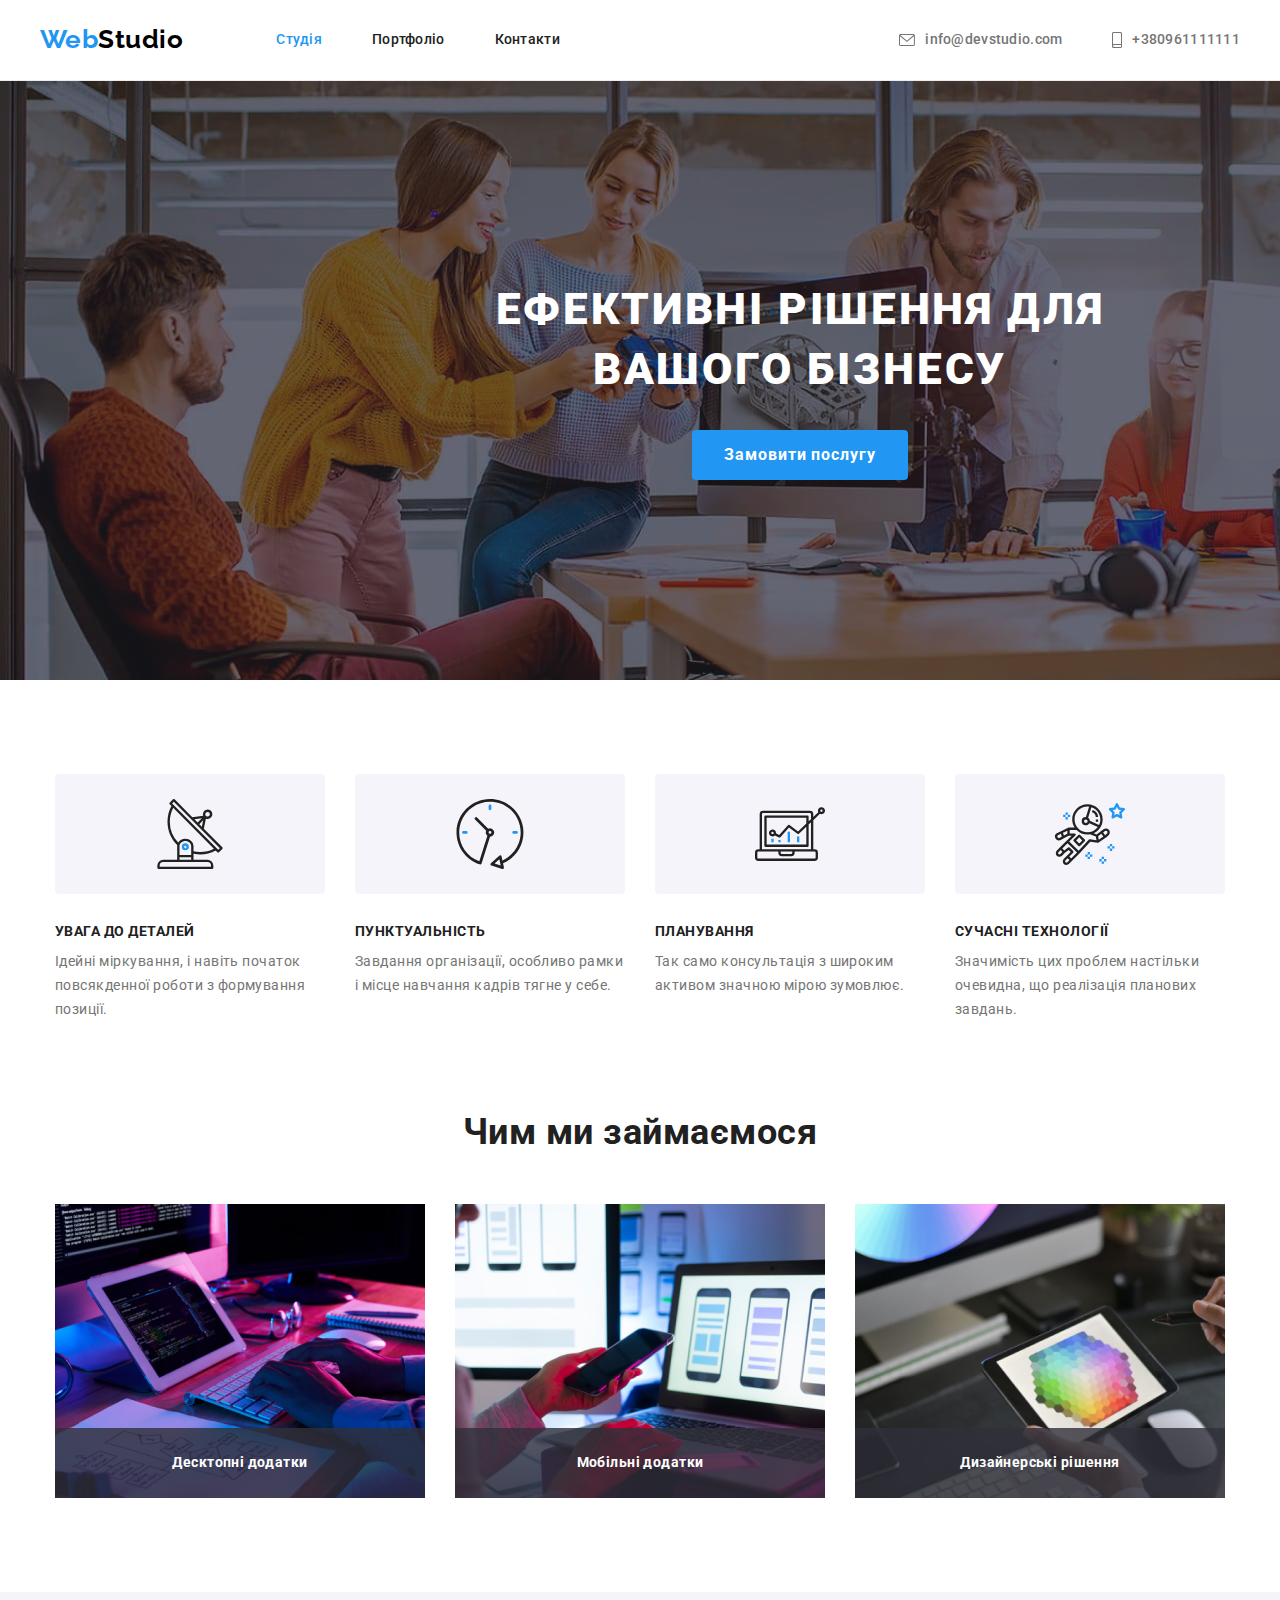
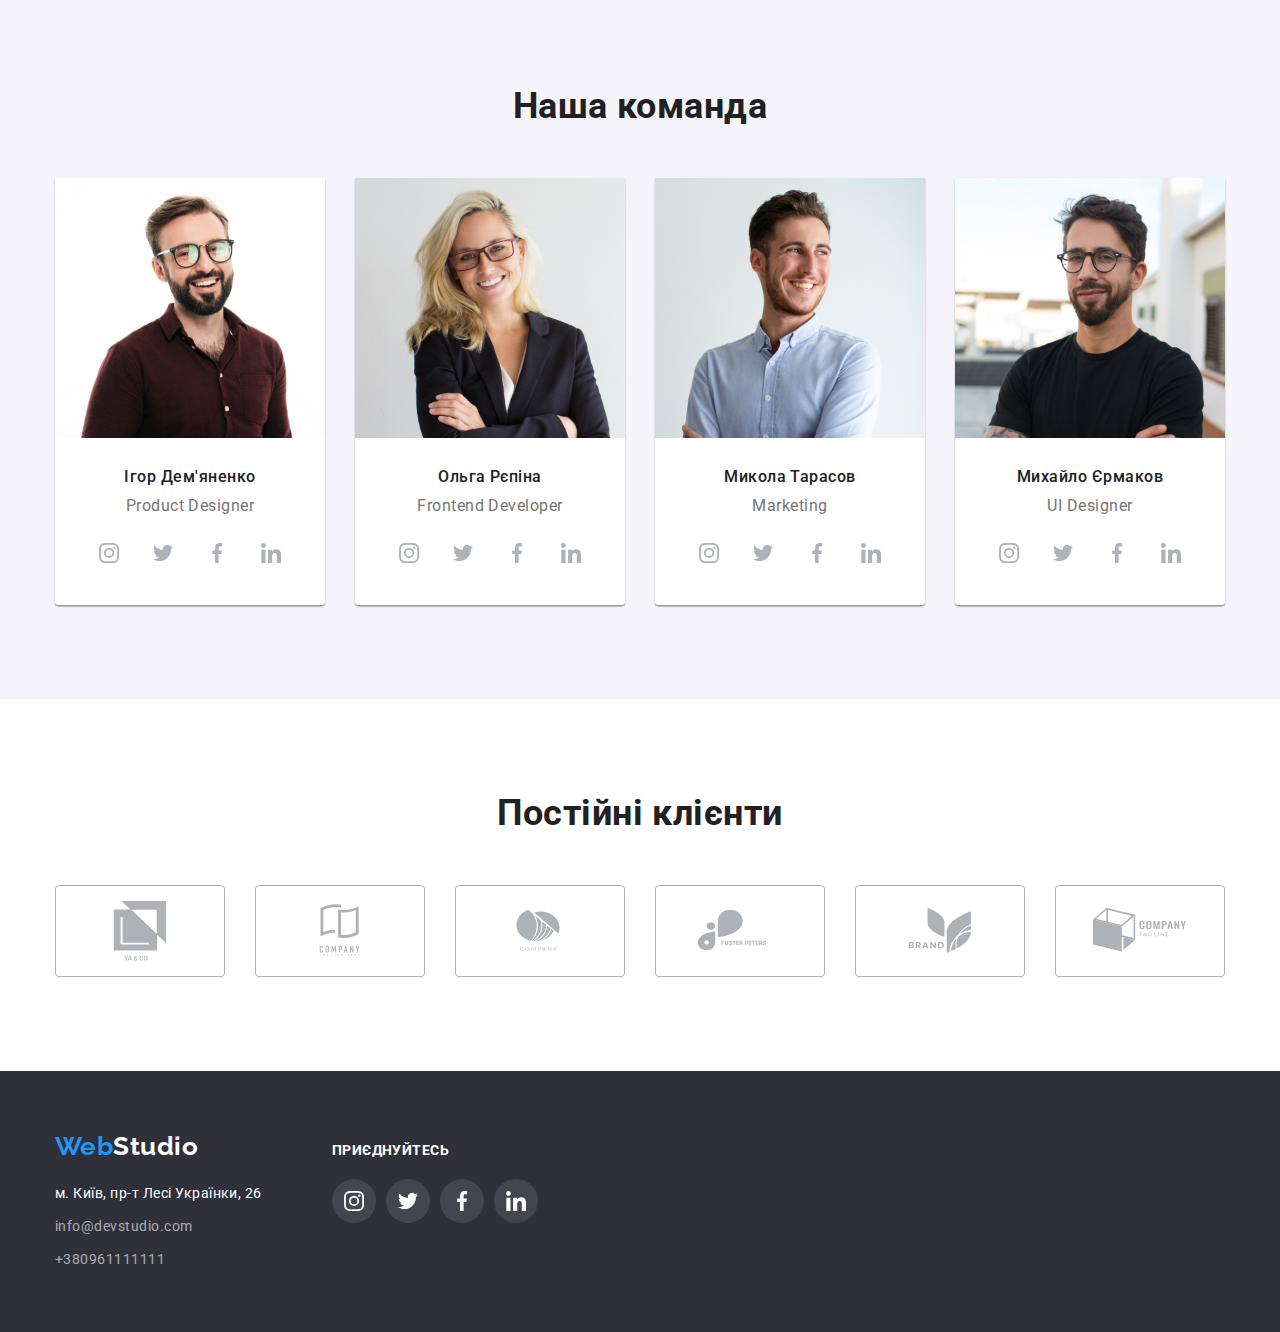
<file: index.html>
<!DOCTYPE html>
<html lang="uk">
  <head>
    <meta charset="UTF-8" />
    <meta http-equiv="X-UA-Compatible" content="IE=edge" />
    <meta name="viewport" content="width=device-width, initial-scale=1.0" />
    <title lang="en">Webstudio</title>
    <link rel="preconnect" href="https://fonts.googleapis.com" />
    <link rel="preconnect" href="https://fonts.gstatic.com" crossorigin />
    <link
      href="https://fonts.googleapis.com/css2?family=Raleway:wght@700&family=Roboto:wght@400;500;700;900&display=swap"
      rel="stylesheet"
    />
    <link
      rel="stylesheet"
      href="https://cdnjs.cloudflare.com/ajax/libs/modern-normalize/1.0.0/modern-normalize.min.css"
    />
    <link rel="stylesheet" href="./css/styles.css" />
  </head>

  <body>
    <!-- Шапка -->
    <header class="header">
      <div class="container container-header">
        <nav class="main-nav">
          <a lang="en" href="./index.html" class="logo">
            <span class="word">Web</span>Studio
          </a>

          <ul class="site-nav list">
            <li class="item">
              <a href="./index.html" class="link current item-currents"
                >Студія</a
              >
            </li>
            <li class="item">
              <a href="./portfolio.html" class="link item-currents"
                >Портфоліо</a
              >
            </li>
            <li class="item">
              <a href="" class="link item-currents">Контакти</a>
            </li>
          </ul>
        </nav>

        <ul class="contact list">
          <li class="item icon-mail">
            <a href="mailto:info@devstudio.com" class="links">
              <svg class="icon-envelope" width="16" height="12">
                <use href="./images/symbol-defs.svg#icon-envelope"></use>
              </svg>
              info@devstudio.com
            </a>
          </li>
          <li class="item icon-mail">
            <a href="tel:+380961111111" class="links">
              <svg class="icon-tell" width="10" height="16">
                <use href="./images/symbol-defs.svg#icon-smartphone"></use>
              </svg>
              +380961111111</a
            >
          </li>
        </ul>
      </div>
    </header>

    <main>
      <!-- Герой (Баннер) -->
      <section class="hero">
        <div class="container">
          <h1 class="hero-title">Ефективні рішення для вашого бізнесу</h1>
          <button data-modal-open class="hero-btn" type="button">
            Замовити послугу
          </button>
        </div>
      </section>

      <!-- Переваги -->
      <section class="advantages section">
        <div class="container">
          <h2 class="visually-hidden">Наші переваги</h2>
          <ul class="advantages-list list">
            <li class="item">
              <div class="box">
                <svg class="box-icon">
                  <use
                    href="./images/symbol-defs.svg#icon-antenna"
                    width="70"
                    height="70"
                  ></use>
                </svg>
                <h3 class="advantages-title">УВАГА ДО ДЕТАЛЕЙ</h3>
                <p class="advantages-text">
                  Ідейні міркування, і навіть початок повсякденної роботи з
                  формування позиції.
                </p>
              </div>
            </li>
            <li class="item">
              <div class="box">
                <svg class="box-icon">
                  <use
                    href="./images/symbol-defs.svg#icon-clock"
                    width="70"
                    height="70"
                  ></use>
                </svg>
                <h3 class="advantages-title">ПУНКТУАЛЬНІСТЬ</h3>
                <p class="advantages-text">
                  Завдання організації, особливо рамки і місце навчання кадрів
                  тягне у себе.
                </p>
              </div>
            </li>
            <li class="item">
              <div class="box">
                <svg class="box-icon">
                  <use
                    href="./images/symbol-defs.svg#icon-diagram"
                    width="70"
                    height="70"
                  ></use>
                </svg>
                <h3 class="advantages-title">ПЛАНУВАННЯ</h3>
                <p class="advantages-text">
                  Так само консультація з широким активом значною мірою
                  зумовлює.
                </p>
              </div>
            </li>
            <li class="item">
              <div class="box">
                <svg class="box-icon">
                  <use
                    href="./images/symbol-defs.svg#icon-astronaut"
                    width="70"
                    height="70"
                  ></use>
                </svg>
                <h3 class="advantages-title">СУЧАСНІ ТЕХНОЛОГІЇ</h3>
                <p class="advantages-text">
                  Значимість цих проблем настільки очевидна, що реалізація
                  планових завдань.
                </p>
              </div>
            </li>
          </ul>
        </div>
      </section>

      <!-- чим ми займаємось -->
      <section class="practice section">
        <div class="container container-practice">
          <h2 class="practice-title">Чим ми займаємося</h2>
          <ul class="practice-list list">
            <li class="practice-img">
              <img
                class="image"
                src="./images/img.png"
                alt="программіст, працюючий в своєму кабінеті"
                width="370"
                height="294"
              />
              <p class="practice-box">Десктопні додатки</p>
            </li>
            <li class="practice-img">
              <img
                class="image"
                src="./images/img1.png"
                alt="дизайнер розробляє додаток"
                width="370"
                height="294"
              />
              <p class="practice-box">Мобільні додатки</p>
            </li>
            <li class="practice-img">
              <img
                class="image"
                src="./images/img2.png"
                alt="веб-дизайн с працючим підбором кольорів на планшеті"
                width="370"
                height="294"
              />
              <p class="practice-box">Дизайнерські рішення</p>
            </li>
          </ul>
        </div>
      </section>

      <!-- спеціалісти нашої студіі -->
      <section class="team section">
        <div class="container container-team">
          <h2 class="team-title">Наша команда</h2>
          <ul class="team-list list">
            <li class="card">
              <div class="card-thumb">
                <img
                  class="team-img"
                  src="./images/IgorDemyanenko.jpg"
                  alt="Ігор Дем'яненко"
                  width="270"
                  height="260"
                />
              </div>

              <div class="card-content">
                <h3 class="team-name">Ігор Дем'яненко</h3>
                <p class="team-text">Product Designer</p>
              </div>

              <div class="box-social">
                <ul class="social list">
                  <li class="social-item">
                    <a class="social-link" href="">
                      <svg width="20" height="20">
                        <use
                          href="./images/symbol-defs.svg#icon-instagram"
                        ></use>
                      </svg>
                    </a>
                  </li>
                  <li class="social-item">
                    <a class="social-link" href="">
                      <svg width="20" height="20">
                        <use
                          href="./images/symbol-defs.svg#icon-twitter"
                          width="20"
                          height="20"
                        ></use>
                      </svg>
                    </a>
                  </li>
                  <li class="social-item">
                    <a class="social-link" href="">
                      <svg width="20" height="20">
                        <use
                          href="./images/symbol-defs.svg#icon-facebook"
                          width="20"
                          height="20"
                        ></use>
                      </svg>
                    </a>
                  </li>
                  <li class="social-item">
                    <a class="social-link" href="">
                      <svg width="20" height="20">
                        <use
                          href="./images/symbol-defs.svg#icon-linkedin"
                          width="20"
                          height="20"
                        ></use>
                      </svg>
                    </a>
                  </li>
                </ul>
              </div>
            </li>

            <li class="card">
              <div class="card-thumb">
                <img
                  class="team-img"
                  src="./images/OlgaRepina.jpg"
                  alt="Ольга Рєпіна"
                  width="270"
                  height="260"
                />
              </div>

              <div class="card-content">
                <h3 class="team-name">Ольга Рєпіна</h3>
                <p class="team-text">Frontend Developer</p>
              </div>

              <div class="box-social">
                <ul class="social list">
                  <li class="social-item">
                    <a class="social-link" href="">
                      <svg width="20" height="20">
                        <use
                          href="./images/symbol-defs.svg#icon-instagram"
                        ></use>
                      </svg>
                    </a>
                  </li>
                  <li class="social-item">
                    <a class="social-link" href="">
                      <svg width="20" height="20">
                        <use
                          href="./images/symbol-defs.svg#icon-twitter"
                          width="20"
                          height="20"
                        ></use>
                      </svg>
                    </a>
                  </li>
                  <li class="social-item">
                    <a class="social-link" href="">
                      <svg width="20" height="20">
                        <use
                          href="./images/symbol-defs.svg#icon-facebook"
                          width="20"
                          height="20"
                        ></use>
                      </svg>
                    </a>
                  </li>
                  <li class="social-item">
                    <a class="social-link" href="">
                      <svg width="20" height="20">
                        <use
                          href="./images/symbol-defs.svg#icon-linkedin"
                          width="20"
                          height="20"
                        ></use>
                      </svg>
                    </a>
                  </li>
                </ul>
              </div>
            </li>

            <li class="card">
              <div class="card-thumb">
                <img
                  class="team-img"
                  src="./images/MykolaTarasov.jpg"
                  alt="Микола Тарасов"
                  width="270"
                  height="260"
                />
              </div>

              <div class="card-content">
                <h3 class="team-name">Микола Тарасов</h3>
                <p class="team-text">Marketing</p>
              </div>

              <div class="box-social">
                <ul class="social list">
                  <li class="social-item">
                    <a class="social-link" href="">
                      <svg width="20" height="20">
                        <use
                          href="./images/symbol-defs.svg#icon-instagram"
                        ></use>
                      </svg>
                    </a>
                  </li>
                  <li class="social-item">
                    <a class="social-link" href="">
                      <svg width="20" height="20">
                        <use
                          href="./images/symbol-defs.svg#icon-twitter"
                          width="20"
                          height="20"
                        ></use>
                      </svg>
                    </a>
                  </li>
                  <li class="social-item">
                    <a class="social-link" href="">
                      <svg width="20" height="20">
                        <use
                          href="./images/symbol-defs.svg#icon-facebook"
                          width="20"
                          height="20"
                        ></use>
                      </svg>
                    </a>
                  </li>
                  <li class="social-item">
                    <a class="social-link" href="">
                      <svg width="20" height="20">
                        <use
                          href="./images/symbol-defs.svg#icon-linkedin"
                          width="20"
                          height="20"
                        ></use>
                      </svg>
                    </a>
                  </li>
                </ul>
              </div>
            </li>

            <li class="card">
              <div class="card-thumb">
                <img
                  class="team-img"
                  src="./images/MikhayloYermakov.jpg"
                  alt="Михайло Єрмаков"
                  width="270"
                  height="260"
                />
              </div>

              <div class="card-content">
                <h3 class="team-name">Михайло Єрмаков</h3>
                <p class="team-text">UI Designer</p>
              </div>

              <div class="box-social">
                <ul class="social list">
                  <li class="social-item">
                    <a class="social-link" href="">
                      <svg width="20" height="20">
                        <use
                          href="./images/symbol-defs.svg#icon-instagram"
                        ></use>
                      </svg>
                    </a>
                  </li>
                  <li class="social-item">
                    <a class="social-link" href="">
                      <svg width="20" height="20">
                        <use
                          href="./images/symbol-defs.svg#icon-twitter"
                          width="20"
                          height="20"
                        ></use>
                      </svg>
                    </a>
                  </li>
                  <li class="social-item">
                    <a class="social-link" href="">
                      <svg width="20" height="20">
                        <use
                          href="./images/symbol-defs.svg#icon-facebook"
                          width="20"
                          height="20"
                        ></use>
                      </svg>
                    </a>
                  </li>
                  <li class="social-item">
                    <a class="social-link" href="">
                      <svg width="20" height="20">
                        <use
                          href="./images/symbol-defs.svg#icon-linkedin"
                          width="20"
                          height="20"
                        ></use>
                      </svg>
                    </a>
                  </li>
                </ul>
              </div>
            </li>
          </ul>
        </div>
      </section>

      <!-- наші клієнти -->
      <section class="section">
        <div class="clients container">
          <h2 class="clients-title">Постійні клієнти</h2>
          <ul class="clients-list list">
            <li class="icon-client">
              <a href="" class="client-link">
                <svg width="106" height="60">
                  <use href="./images/symbol-defs.svg#client1"></use>
                </svg>
              </a>
            </li>
            <li class="icon-client">
              <a href="" class="client-link">
                <svg width="106" height="60">
                  <use href="./images/symbol-defs.svg#client2"></use>
                </svg>
              </a>
            </li>
            <li class="icon-client">
              <a href="" class="client-link">
                <svg width="106" height="60">
                  <use href="./images/symbol-defs.svg#client3"></use>
                </svg>
              </a>
            </li>
            <li class="icon-client">
              <a href="" class="client-link">
                <svg width="106" height="60">
                  <use href="./images/symbol-defs.svg#client4"></use>
                </svg>
              </a>
            </li>
            <li class="icon-client">
              <a href="" class="client-link">
                <svg width="106" height="60">
                  <use href="./images/symbol-defs.svg#client5"></use>
                </svg>
              </a>
            </li>
            <li class="icon-client">
              <a href="" class="client-link">
                <svg width="106" height="60">
                  <use href="./images/symbol-defs.svg#client6"></use>
                </svg>
              </a>
            </li>
          </ul>
        </div>
      </section>
    </main>

    <!-- підвал -->
    <footer class="footer">
      <div class="container container-footer">
        <div class="adress-box">
          <a lang="en" href="./index.html" class="logo second"
            ><span class="logo-word secondary">Web</span>Studio</a
          >
          <address class="address">
            <ul class="contacts-list list">
              <li class="contacts-link">
                <a
                  class="adress-link"
                  href="https://goo.gl/maps/zchuNDGv8sshK3Rr7"
                  >м. Київ, пр-т Лесі Українки, 26</a
                >
              </li>
              <li class="contacts-link">
                <a href="mailto:info@devstudio.com" class="contact-link"
                  >info@devstudio.com</a
                >
              </li>
              <li class="contacts-link">
                <a href="tel:+380961111111" class="contact-link"
                  >+380961111111</a
                >
              </li>
            </ul>
          </address>
        </div>

        <div class="box-social-footer">
          <p class="text-footer">приєднуйтесь</p>
          <ul class="social-footer list">
            <li class="social-item">
              <a class="social-link-footer" href="">
                <svg width="20" height="20">
                  <use href="./images/symbol-defs.svg#icon-instagram"></use>
                </svg>
              </a>
            </li>
            <li class="social-item">
              <a class="social-link-footer" href="">
                <svg width="20" height="20">
                  <use
                    href="./images/symbol-defs.svg#icon-twitter"
                    width="20"
                    height="20"
                  ></use>
                </svg>
              </a>
            </li>
            <li class="social-item">
              <a class="social-link-footer" href="">
                <svg width="20" height="20">
                  <use
                    href="./images/symbol-defs.svg#icon-facebook"
                    width="20"
                    height="20"
                  ></use>
                </svg>
              </a>
            </li>
            <li class="social-item">
              <a class="social-link-footer" href="">
                <svg width="20" height="20">
                  <use
                    href="./images/symbol-defs.svg#icon-linkedin"
                    width="20"
                    height="20"
                  ></use>
                </svg>
              </a>
            </li>
          </ul>
        </div>
      </div>
    </footer>

    <div class="backdrop is-hidden" data-modal>
      <div class="modal">
        <div class="btn-close">
          <button class="close" data-modal-close>
            <svg width="18" height="18">
              <use href="./images/symbol-defs.svg#icon-close"></use>
            </svg>
          </button>
        </div>
      </div>
    </div>
    <script src="./js/modal.js"></script>
  </body>
</html>
</file>
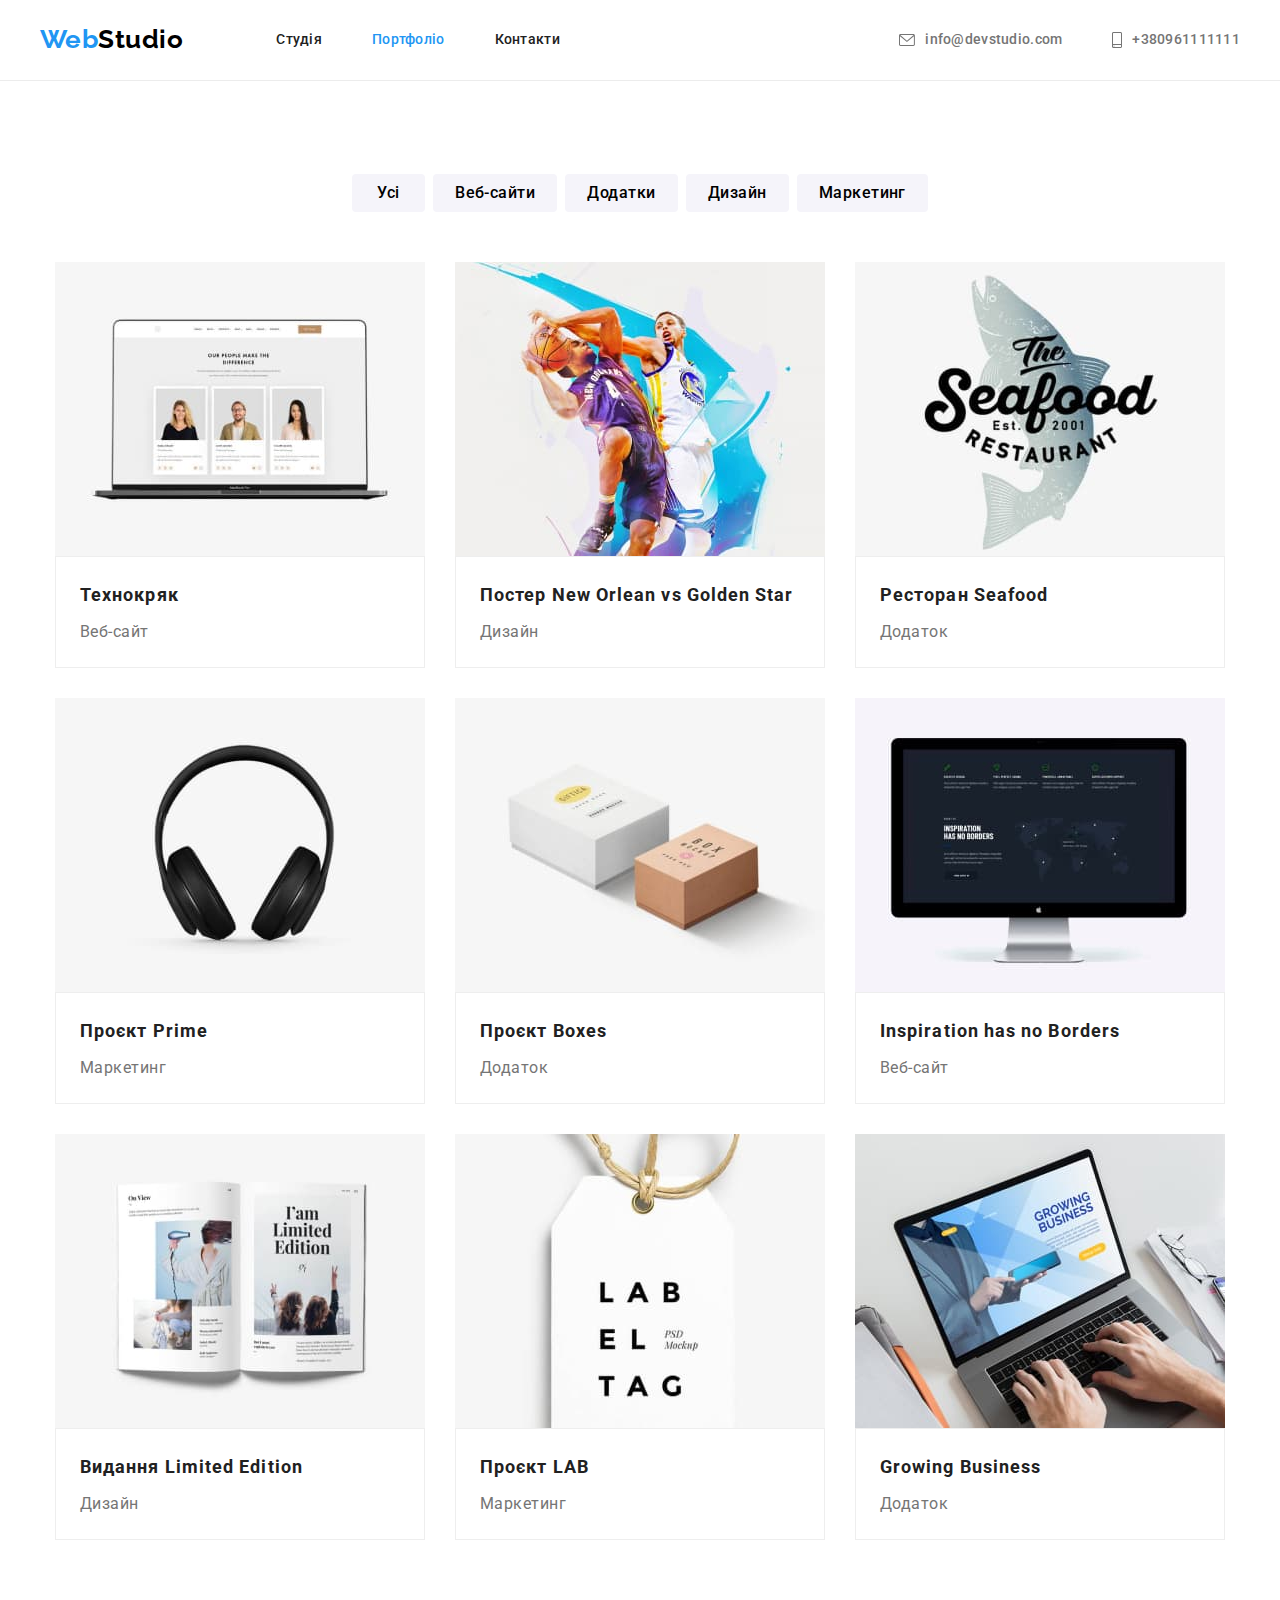
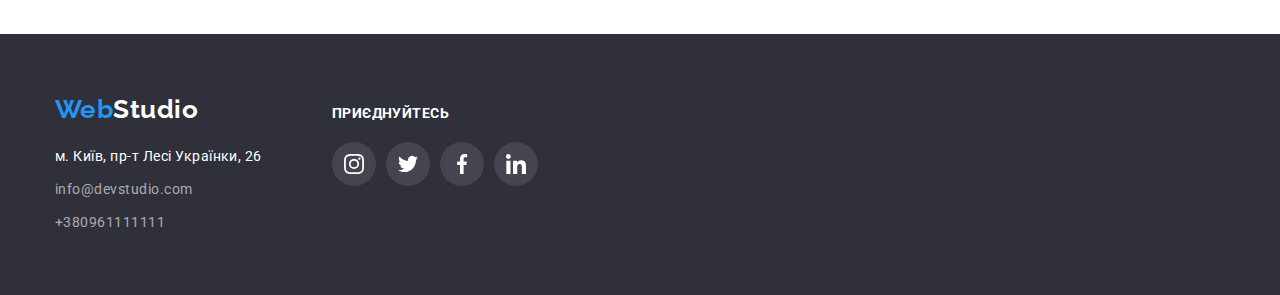
<file: portfolio.html>
<!DOCTYPE html>
<html lang="uk">
  <head>
    <meta charset="UTF-8" />
    <meta http-equiv="X-UA-Compatible" content="IE=edge" />
    <meta name="viewport" content="width=device-width, initial-scale=1.0" />
    <title lang="en">Portfolio</title>
    <link rel="preconnect" href="https://fonts.googleapis.com" />
    <link rel="preconnect" href="https://fonts.gstatic.com" crossorigin />
    <link
      href="https://fonts.googleapis.com/css2?family=Raleway:wght@700&family=Roboto:wght@400;500;700;900&display=swap"
      rel="stylesheet"
    />
    <link
      rel="stylesheet"
      href="https://cdnjs.cloudflare.com/ajax/libs/modern-normalize/1.1.0/modern-normalize.min.css"
    />
    <link rel="stylesheet" href="./css/styles.css" />
  </head>

  <body>
    <!-- Шапка -->
    <header class="header">
      <div class="container container-header">
        <nav class="main-nav">
          <a lang="en" href="./index.html" class="logo">
            <span class="word">Web</span>Studio
          </a>

          <ul class="site-nav list">
            <li class="item">
              <a href="./index.html" class="link item-currents">Студія</a>
            </li>
            <li class="item">
              <a href="./portfolio.html" class="link current item-currents"
                >Портфоліо</a
              >
            </li>
            <li class="item">
              <a href="" class="link item-currents">Контакти</a>
            </li>
          </ul>
        </nav>

        <ul class="contact list">
          <li class="item icon-mail">
            <a href="mailto:info@devstudio.com" class="links">
              <svg class="icon-envelope" width="16" height="12">
                <use href="./images/symbol-defs.svg#icon-envelope"></use>
              </svg>
              info@devstudio.com
            </a>
          </li>
          <li class="item icon-mail">
            <a href="tel:+380961111111" class="links">
              <svg class="icon-tell" width="10" height="16">
                <use href="./images/symbol-defs.svg#icon-smartphone"></use>
              </svg>
              +380961111111</a
            >
          </li>
        </ul>
      </div>
    </header>

    <main class="main section">
      <h2 class="visually-hidden">Фільтр контенту</h2>
      <div class="container">
        <!-- Фільтр контенту -->

        <ul class="btn list">
          <li class="btn-btn">
            <button class="button" type="button">Усі</button>
          </li>
          <li class="btn-btn">
            <button class="button" type="button">Веб-сайти</button>
          </li>
          <li class="btn-btn">
            <button class="button" type="button">Додатки</button>
          </li>
          <li class="btn-btn">
            <button class="button" type="button">Дизайн</button>
          </li>
          <li class="btn-btn">
            <button class="button" type="button">Маркетинг</button>
          </li>
        </ul>

        <!-- Контент -->

        <h2 class="visually-hidden">Контент</h2>
        <ul class="content-list list">
          <li class="card-filter">
            <a href="" class="link-card">
              <div class="card-thumbs">
                <img
                  src="./images/portfolio/website_page.jpg"
                  alt="сторінка вебсайту на ноутбуці"
                  width="370"
                  height="294"
                />
                <p class="card-overlay">
                  Ресурс пропонує комплексні пропозиції з різним рівнем
                  функціоналу та сервісів. Все це дозволить відвідувачу отримати
                  вичерпні відомості про компанію чи приватну особу.
                </p>
              </div>

              <div class="wraper">
                <h3 class="content-title">Технокряк</h3>
                <p class="content-text">Веб-сайт</p>
              </div>
            </a>
          </li>

          <li class="card-filter">
            <a href="" class="link-card">
              <div class="card-thumbs">
                <img
                  src="./images/portfolio/new_orlean_vs_goldenstar_poster.jpg"
                  alt="постер баскетболу"
                  width="370"
                  height="294"
                />
                <p class="card-overlay">
                  Ресурс пропонує комплексні пропозиції з різним рівнем
                  функціоналу та сервісів. Все це дозволить відвідувачу отримати
                  вичерпні відомості про компанію чи приватну особу.
                </p>
              </div>

              <div class="wraper">
                <h3 class="content-title">Постер New Orlean vs Golden Star</h3>
                <p class="content-text">Дизайн</p>
              </div>
            </a>
          </li>

          <li class="card-filter">
            <a href="" class="link-card">
              <div class="card-thumbs">
                <img
                  src="./images/portfolio/seafood_restaurant.jpg"
                  alt="постер ресторану морська їжа"
                  width="370"
                  height="294"
                />
                <p class="card-overlay">
                  Ресурс пропонує комплексні пропозиції з різним рівнем
                  функціоналу та сервісів. Все це дозволить відвідувачу отримати
                  вичерпні відомості про компанію чи приватну особу.
                </p>
              </div>

              <div class="wraper">
                <h3 class="content-title">Ресторан Seafood</h3>
                <p class="content-text">Додаток</p>
              </div>
            </a>
          </li>

          <li class="card-filter">
            <a href="" class="link-card"
              ><div class="card-thumbs">
                <img
                  src="./images/portfolio/project_prime.jpg"
                  alt="маркетинговий хід навушники"
                  width="370"
                  height="294"
                />
                <p class="card-overlay">
                  Ресурс пропонує комплексні пропозиції з різним рівнем
                  функціоналу та сервісів. Все це дозволить відвідувачу отримати
                  вичерпні відомості про компанію чи приватну особу.
                </p>
              </div>

              <div class="wraper">
                <h3 class="content-title">Проєкт Prime</h3>
                <p class="content-text">Маркетинг</p>
              </div></a
            >
          </li>

          <li class="card-filter">
            <a href="" class="link-card">
              <div class="card-thumbs">
                <img
                  src="./images/portfolio/project_boxes.jpg"
                  alt="дві коробки на білому фоні"
                  width="370"
                  height="294"
                />
                <p class="card-overlay">
                  Ресурс пропонує комплексні пропозиції з різним рівнем
                  функціоналу та сервісів. Все це дозволить відвідувачу отримати
                  вичерпні відомості про компанію чи приватну особу.
                </p>
              </div>

              <div class="wraper">
                <h3 class="content-title">Проєкт Boxes</h3>
                <p class="content-text">Додаток</p>
              </div></a
            >
          </li>

          <li class="card-filter">
            <a href="" class="link-card"
              ><div class="card-thumbs">
                <img
                  src="./images/portfolio/inspiration_has_no_borders.jpg"
                  alt=" головна сторінка вебсайту Inspiration has no Borders"
                  width="370"
                  height="294"
                />
                <p class="card-overlay">
                  Ресурс пропонує комплексні пропозиції з різним рівнем
                  функціоналу та сервісів. Все це дозволить відвідувачу отримати
                  вичерпні відомості про компанію чи приватну особу.
                </p>
              </div>

              <div class="wraper">
                <h3 class="content-title">Inspiration has no Borders</h3>
                <p class="content-text">Веб-сайт</p>
              </div></a
            >
          </li>

          <li class="card-filter">
            <a href="" class="link-card"
              ><div class="card-thumbs">
                <img
                  src="./images/portfolio/limited_edition_book.jpg"
                  alt="відкрита книга лімітованного видання"
                  width="370"
                  height="294"
                />
                <p class="card-overlay">
                  Ресурс пропонує комплексні пропозиції з різним рівнем
                  функціоналу та сервісів. Все це дозволить відвідувачу отримати
                  вичерпні відомості про компанію чи приватну особу.
                </p>
              </div>

              <div class="wraper">
                <h3 class="content-title">Видання Limited Edition</h3>
                <p class="content-text">Дизайн</p>
              </div></a
            >
          </li>

          <li class="card-filter">
            <a href="" class="link-card"
              ><div class="card-thumbs">
                <img
                  src="./images/portfolio/project_lab.jpg"
                  alt="этикетка проєкту LAB"
                  width="370"
                  height="294"
                />
                <p class="card-overlay">
                  Ресурс пропонує комплексні пропозиції з різним рівнем
                  функціоналу та сервісів. Все це дозволить відвідувачу отримати
                  вичерпні відомості про компанію чи приватну особу.
                </p>
              </div>

              <div class="wraper">
                <h3 class="content-title">Проєкт LAB</h3>
                <p class="content-text">Маркетинг</p>
              </div></a
            >
          </li>

          <li class="card-filter">
            <a href="" class="link-card"
              ><div class="card-thumbs">
                <img
                  src="./images/portfolio/growing_business.jpg"
                  alt="людина працює за ноутбуком"
                  width="370"
                  height="294"
                />
                <p class="card-overlay">
                  Ресурс пропонує комплексні пропозиції з різним рівнем
                  функціоналу та сервісів. Все це дозволить відвідувачу отримати
                  вичерпні відомості про компанію чи приватну особу.
                </p>
              </div>

              <div class="wraper">
                <h3 class="content-title">Growing Business</h3>
                <p class="content-text">Додаток</p>
              </div></a
            >
          </li>
        </ul>
      </div>
    </main>

    <!-- підвал -->
    <footer class="footer">
      <div class="container container-footer">
        <div class="adress-box">
          <a lang="en" href="./index.html" class="logo second"
            ><span class="logo-word secondary">Web</span>Studio</a
          >
          <address class="address">
            <ul class="contacts-list list">
              <li class="contacts-link">
                <a
                  class="adress-link"
                  href="https://goo.gl/maps/zchuNDGv8sshK3Rr7"
                  >м. Київ, пр-т Лесі Українки, 26</a
                >
              </li>
              <li class="contacts-link">
                <a href="mailto:info@devstudio.com" class="contact-link"
                  >info@devstudio.com</a
                >
              </li>
              <li class="contacts-link">
                <a href="tel:+380961111111" class="contact-link"
                  >+380961111111</a
                >
              </li>
            </ul>
          </address>
        </div>

        <div class="box-social-footer">
          <p class="text-footer">приєднуйтесь</p>
          <ul class="social-footer list">
            <li class="social-item">
              <a class="social-link-footer" href="">
                <svg width="20" height="20">
                  <use href="./images/symbol-defs.svg#icon-instagram"></use>
                </svg>
              </a>
            </li>
            <li class="social-item">
              <a class="social-link-footer" href="">
                <svg width="20" height="20">
                  <use
                    href="./images/symbol-defs.svg#icon-twitter"
                    width="20"
                    height="20"
                  ></use>
                </svg>
              </a>
            </li>
            <li class="social-item">
              <a class="social-link-footer" href="">
                <svg width="20" height="20">
                  <use
                    href="./images/symbol-defs.svg#icon-facebook"
                    width="20"
                    height="20"
                  ></use>
                </svg>
              </a>
            </li>
            <li class="social-item">
              <a class="social-link-footer" href="">
                <svg width="20" height="20">
                  <use
                    href="./images/symbol-defs.svg#icon-linkedin"
                    width="20"
                    height="20"
                  ></use>
                </svg>
              </a>
            </li>
          </ul>
        </div>
      </div>
    </footer>
    <script src="./js/modal.js"></script>
  </body>
</html>
</file>
<file: css/styles.css>
:root {
  --background-main-color: #ffffff;
  --background-secondary-color: #f5f4fa;
  --footer-backgound: #2f303a;
  --primary-text-color: #212121;
  --secondary-text-color: #757575;
  --text-color: #000000;
  --white-color: #ffffff;
  --accent-color: #2196f3;
  --header-line: #ececec;
  --border-color: #eeeeee;
  --hero-btn-hover: #188ce8;
  --svg-color: #afb1b8;

  --time-duration: 250ms;
  --cubic-bezier: cubic-bezier(0.4, 0, 0.2, 1);

  --team-list-gap: 30px;
  --card-shadow: 0px 1px 3px rgba(0, 0, 0, 0.12),
    0px 1px 1px rgba(0, 0, 0, 0.14), 0px 2px 1px rgba(0, 0, 0, 0.2);
}

body {
  background-color: var(--background-main-color);
  color: var(--primary-text-color);
  padding-top: 80px;

  font-family: "Roboto", sans-serif;
  letter-spacing: 0.03em;
}

img {
  display: block;
  max-width: 100%;
  height: auto;
}

.list {
  padding: 0;
  margin: 0;
  list-style: none;
}

.container {
  margin-left: auto;
  margin-right: auto;
  width: 1200px;
  padding-left: 15px;
  padding-right: 15px;
}

.header {
  position: fixed;
  top: 0;
  width: 100%;
  z-index: 1;

  background-color: var(--background-main-color);
}

/* logo */

.logo {
  margin-right: 93px;
}

.logo,
.word {
  padding-top: 24px;

  color: var(--text-color);

  font-family: "Raleway";
  font-style: normal;
  font-weight: 700;
  font-size: 26px;
  line-height: 1.2;
  text-decoration-line: none;
}

.word {
  color: var(--accent-color);
}

/* site nav */

.header {
  border-bottom: 1px solid var(--header-line);
}

.container-header {
  padding: 0;
  display: flex;
  align-items: center;
}

.main-nav {
  display: flex;
}

.site-nav .item + .item {
  margin-left: 50px;
}

.site-nav {
  display: flex;
  align-items: center;
}

.link {
  padding-top: 32px;
  padding-bottom: 32px;
}

.site-nav .link {
  display: block;

  color: var(--primary-text-color);

  font-weight: 500;
  font-size: 14px;
  line-height: 1.14;
  letter-spacing: 0.02em;
  text-decoration: none;

  transition: color var(--time-duration) var(--cubic-bezier);
}

.site-nav .link:hover,
.site-nav .link:focus {
  color: var(--accent-color);
}

.site-nav .link.current {
  color: var(--accent-color);
}

.item {
  position: relative;
}

.item-currents::after {
  content: "";

  position: absolute;
  left: 0;
  bottom: 0;

  width: 100%;
  height: 4px;
  border-radius: 2px;

  background-color: var(--accent-color);

  transform: scaleX(0);
  transition: transform var(--time-duration) var(--cubic-bezier);
}

.item-currents:hover::after,
.item-currents:focus::after {
  transform: scaleX(1);
}

.contact {
  display: flex;
  margin-left: auto;
}

.contact .item + .item {
  margin-left: 50px;
}

.contact .links {
  display: inline-flex;
  color: var(--secondary-text-color);

  font-weight: 500;
  font-size: 14px;
  line-height: 1.14;
  letter-spacing: 0.02em;
  text-decoration: none;
  align-items: center;

  transition: fill var(--time-duration) var(--cubic-bezier), color var(--time-duration) var(--cubic-bezier);
}

.icon-mail {
  display: flex;
  align-items: center;
  fill: var(--secondary-text-color);
}

.icon-envelope,
.icon-tell {
  margin-right: 10px;
  cursor: pointer;
}

.contact .links:hover,
.contact .links:focus,
.contact-link:hover,
.contact-link:focus,
.icon-mail:hover,
.icon-mail:focus,
.icon-tell:hover,
.icon-tell:focus {
  color: var(--accent-color);
  fill: var(--accent-color);
}

/* hero section */

.hero {
  padding-top: 200px;
  padding-bottom: 200px;

  height: 600px;
  min-width: 1600px;

  background-image: linear-gradient(
      rgba(47, 48, 58, 0.4),
      rgba(47, 48, 58, 0.4)
    ),
    url("../images/background.jpg");
  background-color: var(--footer-backgound);
  background-size: contain;
  background-repeat: no-repeat;
  background-position: center;

  text-align: center;
}

.hero-title {
  margin-top: 0;
  margin-bottom: 30px;
  margin-left: auto;
  margin-right: auto;
  width: 696px;
  height: 120px;

  font-weight: 900;
  font-size: 44px;
  line-height: 1.36;
  text-align: center;
  letter-spacing: 0.06em;
  text-transform: uppercase;

  color: var(--white-color);
}

.hero-btn {
  display: inline-block;
  min-width: 216px;
  height: 50px;

  border-radius: 4px;
  border: 0;
  cursor: pointer;

  color: var(--white-color);
  background-color: var(--accent-color);

  font-weight: 700;
  font-size: 16px;
  line-height: 1.87;
  text-align: center;
  letter-spacing: 0.06em;

  transition: background-color var(--time-duration) var(--cubic-bezier),
    box-shadow var(--time-duration) var(--cubic-bezier);
}

.hero-btn:hover,
.hero-btn:focus {
  background-color: var(--hero-btn-hover);
  box-shadow: 0px 4px 4px rgba(0, 0, 0, 0.15);
}

/* section advantages */

.section {
  padding-top: 94px;
  padding-bottom: 94px;
}

.visually-hidden {
  position: absolute;
  clip: rect(0 0 0 0);
  width: 1px;
  height: 1px;
  margin: -1px;
}

.advantages-list {
  display: flex;
  justify-content: space-between;
}

.advantages {
  padding-bottom: 0;
}

.advantages-list .item + .item {
  margin-left: 30px;
}

.advantages-title {
  margin-top: 0;
  margin-bottom: 10px;
  font-weight: 700;
  font-size: 14px;
  line-height: 1.14;
  text-transform: uppercase;
}

.advantages-text {
  margin-top: 0;
  margin-bottom: 0;
  font-weight: 400;
  font-size: 14px;
  line-height: 1.71;

  color: var(--secondary-text-color);
}

.box {
  display: inline-block;
  width: 270px;
  height: 120px;
  margin-bottom: 30px;

  background-color: var(--background-secondary-color);
  border-radius: 4px;
}

.box-icon {
  display: block;
  width: 270px;
  height: 120px;
  padding: 25px 100px;
  text-align: center;
  margin-bottom: 30px;
}

/* section practice */

.practice-title,
.team-title,
.clients-title {
  margin-top: 0;
  margin-bottom: 50px;
  font-weight: 700;
  font-size: 36px;
  line-height: 1.16;
  text-align: center;
}

.practice-list {
  display: flex;
  justify-content: space-between;
}

.image {
  display: block;
}

.practice-img {
  position: relative;
}

.practice-box {
  display: flex;
  position: absolute;
  width: 100%;
  height: 70px;
  padding: 0;
  margin: 0;
  bottom: 0;

  justify-content: center;
  align-items: center;

  font-weight: 700;
  font-size: 14px;
  line-height: 1.14;
  text-align: center;
  letter-spacing: 0.03em;

  background-color: rgba(47, 48, 58, 0.8);
  color: var(--white-color);
}

/* team section */

.team {
  background-color: var(--background-secondary-color);
}

.team-list {
  display: flex;
}

/* CARD SET */
.card-thumb {
  background-color: var(--background-main-color);
}

.team-list {
  padding: 0;
  margin: 0;
  list-style: none;

  display: flex;
  flex-wrap: wrap;
  margin-left: calc(-1 * var(--team-list-gap));
  margin-top: calc(-1 * var(--team-list-gap));
}

.team-list > .card {
  flex-basis: calc(100% / 4 - var(--team-list-gap));
  margin-left: var(--team-list-gap);
  margin-top: var(--team-list-gap);
}

/* CARD */
.card {
  box-shadow: var(--card-shadow);
  border-radius: 0 0 4px 4px;
  overflow: hidden;
}

.card-content,
.box-social {
  background-color: var(--background-main-color);
}

.team-name {
  margin: 0;
  padding-top: 30px;
  padding-bottom: 10px;

  color: var(--primary-text-color);

  font-weight: 500;
  font-size: 16px;
  line-height: 1.18;
  text-align: center;
}

.team-text {
  margin-top: 0;
  margin-bottom: 0;

  color: var(--secondary-text-color);

  padding-bottom: 16px;
  font-weight: 400;
  font-size: 16px;
  line-height: 1.18;
  text-align: center;
}

.social {
  display: flex;
  padding-bottom: 30px;
  margin: 0;
  justify-content: center;
  align-items: center;
}

.social-link {
  display: flex;
  width: 44px;
  height: 44px;
  border-radius: 50px;

  justify-content: center;
  align-items: center;

  background-color: var(--background-main-color);
  fill: var(--svg-color);

  transition: fill var(--time-duration) var(--cubic-bezier),
    background-color var(--time-duration) var(--cubic-bezier);
}

.social-link:hover,
.social-link:focus {
  background-color: var(--accent-color);
  fill: var(--white-color);
}

.social-item + .social-item {
  margin-left: 10px;
}

/* clients section*/

.clients-list {
  display: flex;
}

.client-link {
  display: flex;
  width: 170px;
  height: 92px;
  border: 1px solid var(--svg-color);
  border-radius: 4px;
  fill: var(--svg-color);

  justify-content: center;
  align-items: center;

  transition: fill var(--time-duration) var(--cubic-bezier),
    border-color var(--time-duration) var(--cubic-bezier);
}

.icon-client + .icon-client {
  margin-left: 30px;
}

.client-link:hover,
.client-link:focus,
.icon-client:hover,
.icon-client:focus {
  fill: var(--accent-color);
  border-color: var(--accent-color);
}

/* footer section */

.footer {
  background-color: var(--footer-backgound);
}

.adress-box {
  display: block;
}

.container-footer {
  display: flex;
  padding-top: 60px;
  padding-bottom: 60px;
}

.second {
  padding-top: 0;
  margin-right: 0;
  color: var(--background-main-color);
}

.secondary {
  color: var(--accent-color);
}

.contact-link {
  text-decoration-line: none;
    transition:  var(--time-duration) var(--cubic-bezier);

}

.contacts-link:not(:last-child) {
  margin-bottom: 9px;
}

.address {
  margin-top: 20px;
  font-style: inherit;
}

.adress-link {
  font-size: 14px;
  line-height: 1.71;
  text-decoration-line: none;

  color: var(--background-main-color);
}

.contact-link {
  font-size: 14px;
  line-height: 1.71;
  color: rgba(255, 255, 255, 0.6);
}

.box-social-footer {
  margin-left: 70px;
  padding-top: 12px;
}

.text-footer {
  margin-top: 0;
  margin-bottom: 20px;
  font-weight: 700;
  font-size: 14px;
  line-height: 1.14;
  letter-spacing: 0.03em;
  text-transform: uppercase;

  color: var(--white-color);
}

.social-footer {
  display: flex;
  padding-bottom: 0;
  margin: 0;
}

.social-link-footer {
  display: flex;
  width: 44px;
  height: 44px;
  border-radius: 50px;

  justify-content: center;
  align-items: center;

  background-color: rgba(255, 255, 255, 0.1);
  fill: var(--white-color);

  transition: background-color var(--time-duration) var(--cubic-bezier);
}

.social-link-footer:hover,
.social-link-footer:focus {
  background-color: var(--accent-color);
}

.social-item + .social-item {
  margin-left: 10px;
}

/* portfolio html */

/* button section */

.button {
  display: inline-block;
  padding-left: 22px;
  padding-right: 22px;
  min-width: 73px;
  height: 38px;

  background-color: var(--background-secondary-color);
  color: var(--text-color);
  cursor: pointer;
  border-radius: 4px;
  border: 0;

  font-weight: 500;
  font-size: 16px;
  line-height: 1.62;
  text-align: center;
  letter-spacing: 0.03em;

  transition: color var(--time-duration) var(--cubic-bezier),
    background-color var(--time-duration) var(--cubic-bezier),
    box-shadow var(--time-duration) var(--cubic-bezier);
}
.btn .btn-btn + .btn-btn {
  margin-left: 8px;
}

.button:hover,
.button:focus {
  background-color: var(--accent-color);
  color: var(--white-color);
  box-shadow: 0px 3px 1px rgba(0, 0, 0, 0.1), 0px 1px 2px rgba(0, 0, 0, 0.08),
    0px 2px 2px rgba(0, 0, 0, 0.12);
}

/* content section */

.content {
  background-color: var(--background-main-color);
}

.main {
  padding-bottom: 94px;
}

.content-title {
  margin-top: 0;
  margin-bottom: 4px;

  font-weight: 700;
  font-size: 18px;
  line-height: 2;
  letter-spacing: 0.06em;
}

.content-text {
  margin-top: 0;
  margin-bottom: 0;

  font-weight: 400;
  font-size: 16px;
  line-height: 1.87;
  color: var(--secondary-text-color);
}

.btn {
  display: flex;
  margin-bottom: 50px;
  justify-content: center;
}

.content-list {
  display: flex;
  flex-wrap: wrap;
  margin-left: calc(-1 * var(--team-list-gap));
  margin-top: calc(-1 * var(--team-list-gap));
}

.content-list > .card-filter {
  flex-basis: calc(100% / 3 - var(--team-list-gap));
  margin-left: var(--team-list-gap);
  margin-top: var(--team-list-gap);
}
.card-filter {
  box-shadow: border 1px solid var(--border-color);
}

.card-filter:hover,
.card-filter:focus {
  box-shadow: 0px 1px 1px rgba(0, 0, 0, 0.12), 0px 4px 4px rgba(0, 0, 0, 0.06),
    1px 4px 6px rgba(0, 0, 0, 0.16);

  transition: box-shadow var(--time-duration) var(--cubic-bezier);
}

/* card */

.link-card {
  text-decoration: none;
  color: inherit;
}

.wraper {
  padding: 20px 24px;

  background: var(--white-color);
  border: 1px solid var(--border-color);
}

.card-thumbs {
  position: relative;
  overflow: hidden;
}

.card-overlay {
  position: absolute;
  top: 0;
  margin: 0;
  width: 100%;
  height: 100%;

  padding: 63px 24px;

  font-size: 18px;
  line-height: 1.56;
  letter-spacing: 0.03em;

  background-color: rgba(33, 150, 243, 0.9);
  color: var(--white-color);

  opacity: 0;
  transform: translateY(100%);

  transition: transform var(--time-duration) var(--cubic-bezier),
    opacity var(--time-duration) var(--cubic-bezier);
}

.card-filter:hover .card-overlay,
.card-filter:focus .card-overlay {
  opacity: 1;
  transform: translateY(0);
}

.backdrop {
  position: fixed;
  top: 0;
  left: 0;
  width: 100%;
  height: 100%;

  background-color: rgba(0, 0, 0, 0.2);

  opacity: 1;
  transition: opacity var(--time-duration) var(--cubic-bezier);
}

.backdrop.is-hidden {
  opacity: 0;
  pointer-events: none;
}

.close {
  position: absolute;
  display: flex;
  top: 8px;
  right: 8px;
  width: 30px;
  height: 30px;
  padding: 6px;
  cursor: pointer;

  margin: 0;

  justify-content: center;
  align-items: center;

  background:var(--background-main-color);
  border: 1px solid rgba(0, 0, 0, 0.1);
  border-radius: 50px;
  fill: #000;
}

.btn-close {
  position: relative;
}

.backdrop.is-hidden .modal {
transform: translate(-50%, -50%) scale(0.3) ;

}

.modal {
  position: absolute;
  top: 50%;
  left: 50%;
  transform: translate(-50%, -50%) scale(1);

  min-width: 528px;
  min-height: 581px;
  border-radius: 4px;
  box-shadow: 0px 1px 3px rgba(0, 0, 0, 0.12), 0px 1px 1px rgba(0, 0, 0, 0.14),
    0px 2px 1px rgba(0, 0, 0, 0.2);

  background-color: var(--background-main-color);

    transition: transform var(--time-duration) var(--cubic-bezier);
}
</file>
